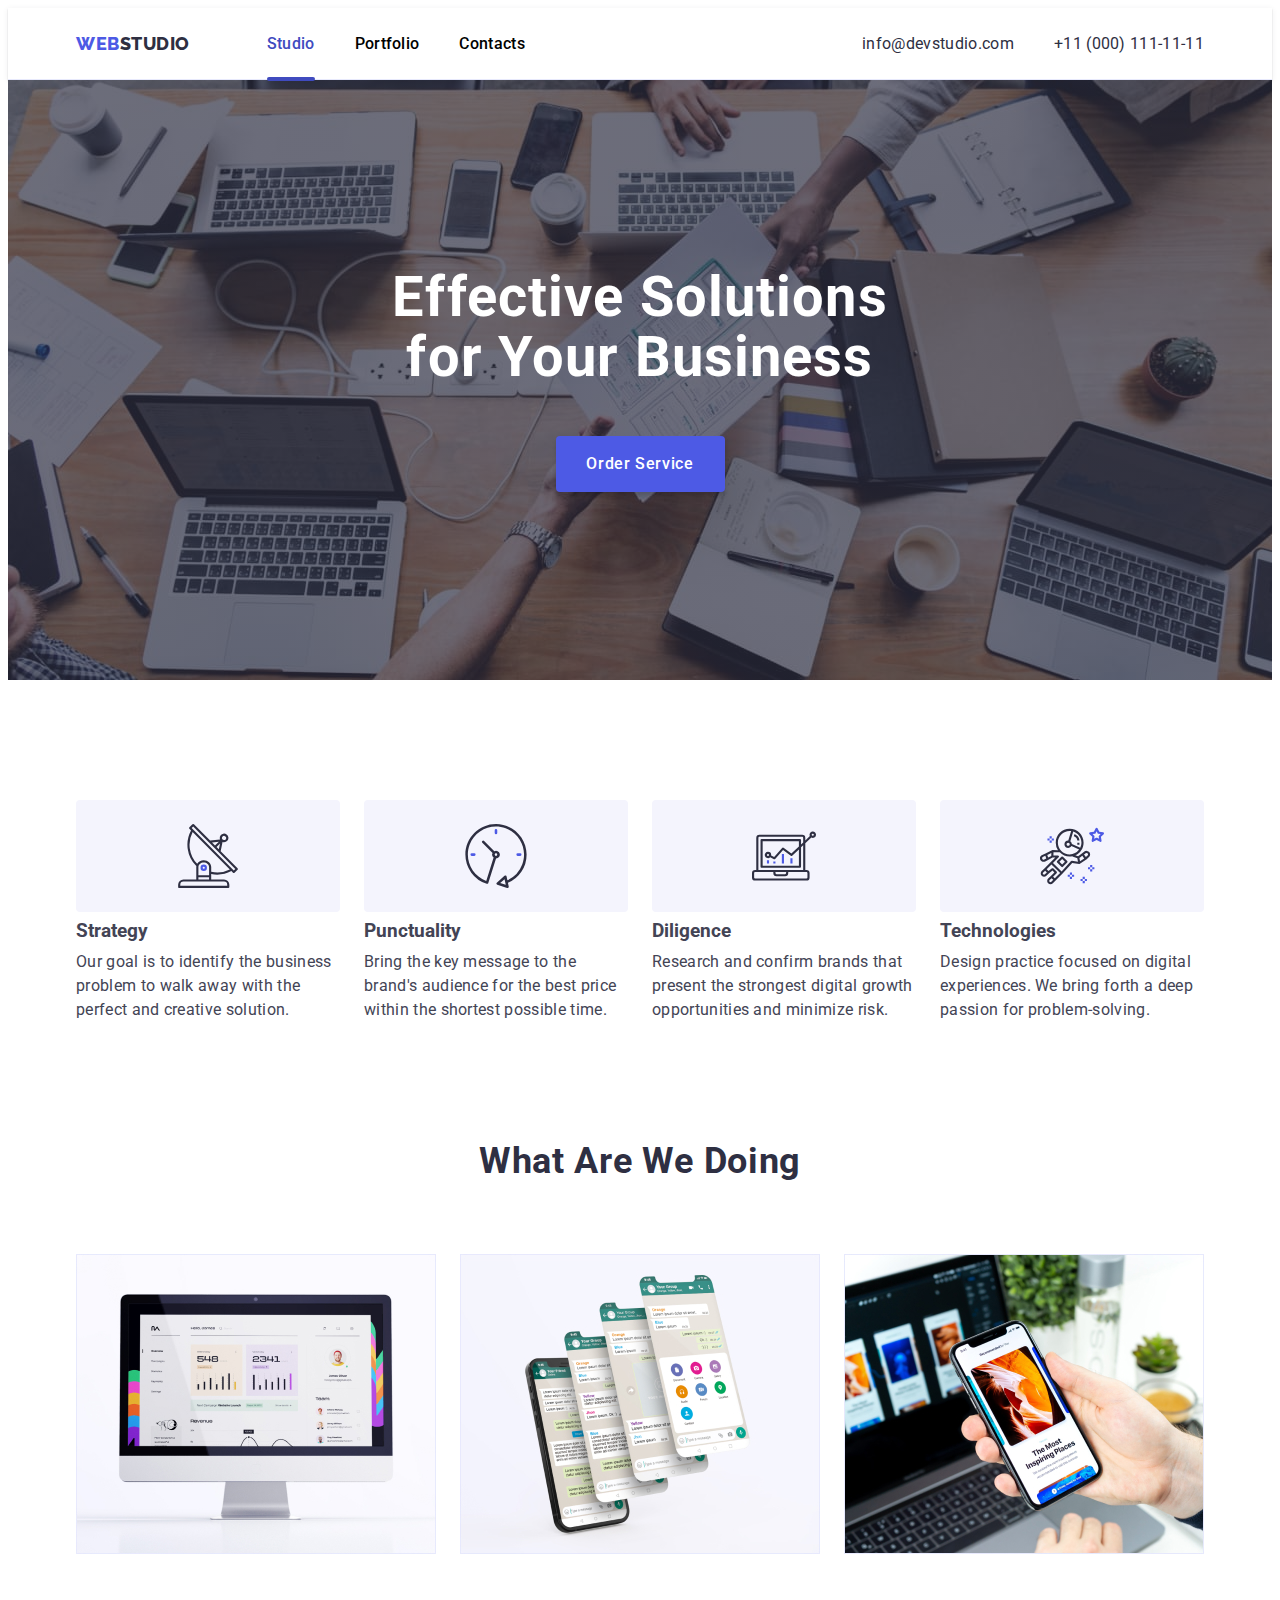
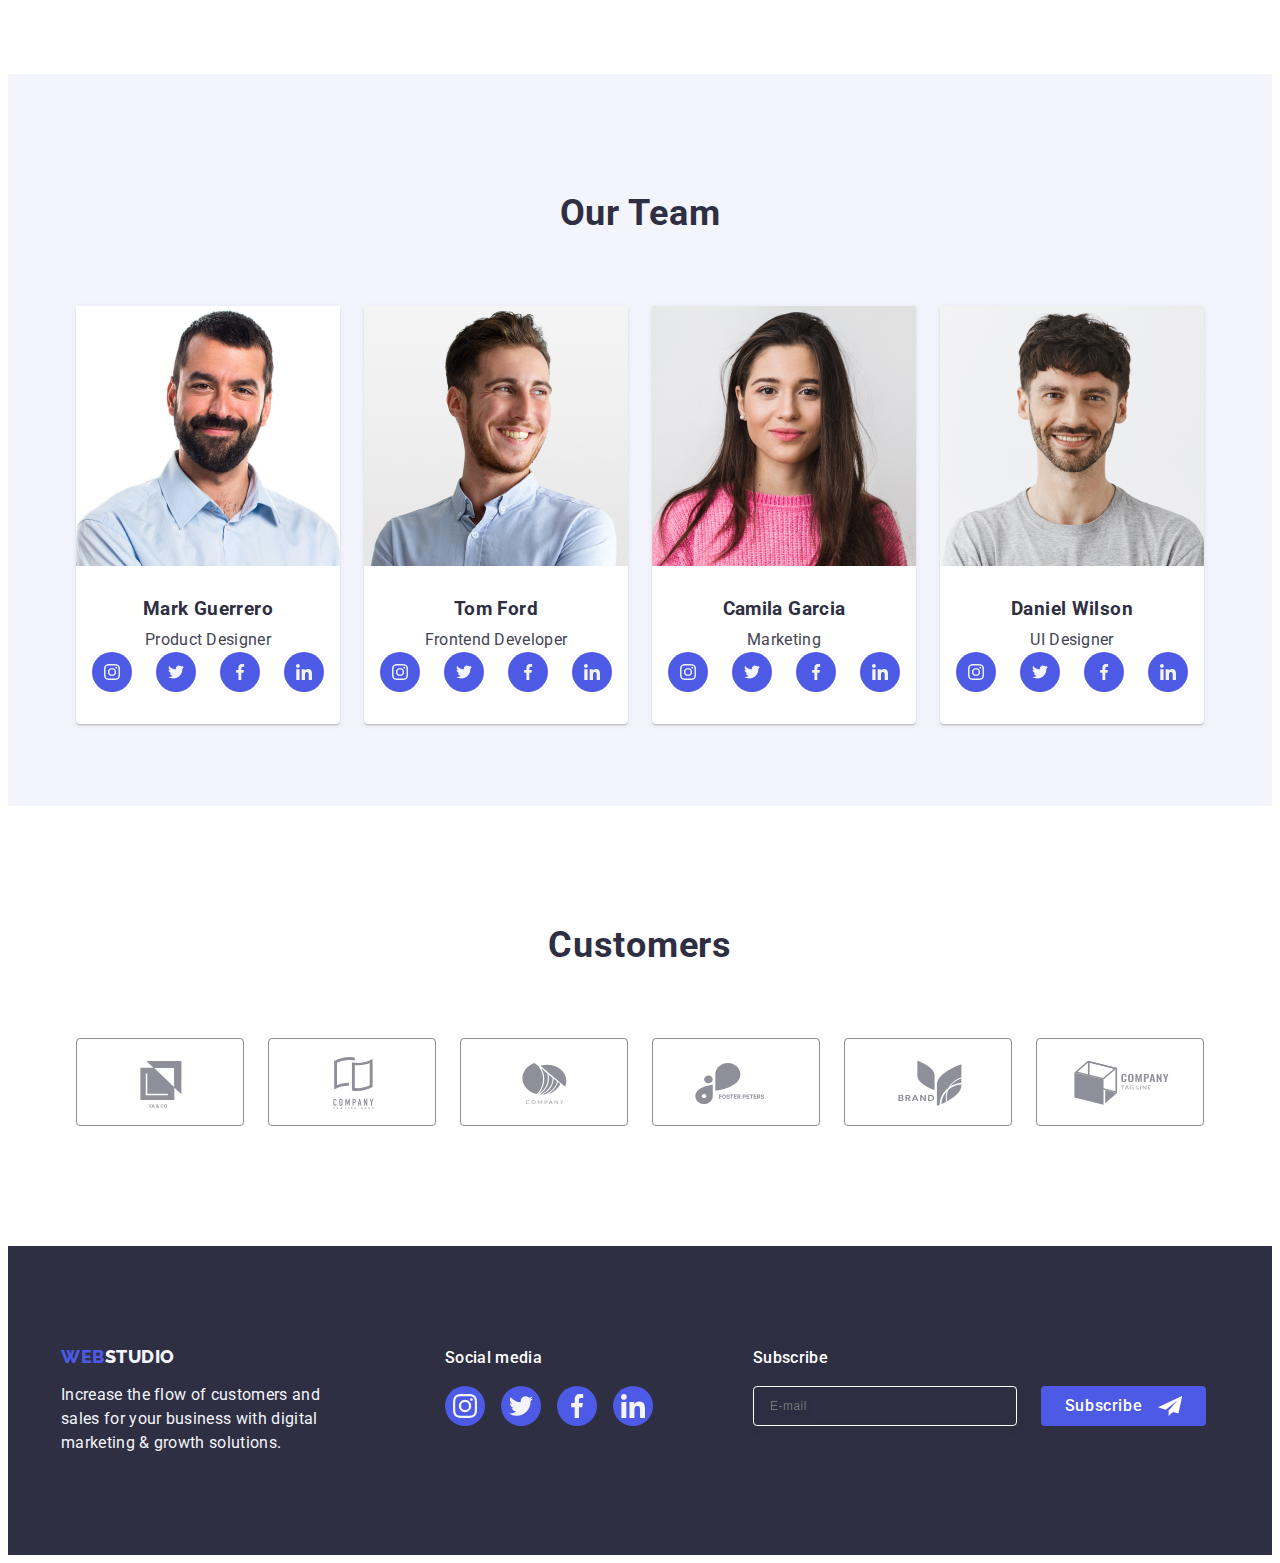
<file: index.html>
<!DOCTYPE html>
<html lang="en">

<head>
  <meta charset="UTF-8">
  <meta http-equiv="X-UA-Compatible" content="IE=edge">
  <meta name="viewport" content="width=device-width, initial-scale=1.0">
  <title>WebStudio</title>
  <link rel="preconnect" href="https://fonts.googleapis.com">
  <link rel="preconnect" href="https://fonts.gstatic.com" crossorigin>
  <link href="https://fonts.googleapis.com/css2?family=Raleway:wght@800&family=Roboto:wght@400;500;700;900&display=swap"
    rel="stylesheet">

  <link rel="stylesheet" href="https://cdnjs.cloudflare.com/ajax/libs/modern-normalize/2.0.0/modern-normalize.min.css"
    integrity="sha512-4xo8blKMVCiXpTaLzQSLSw3KFOVPWhm/TRtuPVc4WG6kUgjH6J03IBuG7JZPkcWMxJ5huwaBpOpnwYElP/m6wg=="
    crossorigin="anonymous" referrerpolicy="no-referrer">
  <link href="https://unpkg.com/aos@2.3.1/dist/aos.css" rel="stylesheet">
  <link rel="stylesheet" href="./css/styles.css">
</head>

<body>
  <header class="header">
    <div class="container-header container">
      <nav class="header-nav">
        <a href="./index.html" class="header-logo">Web<span class="header-logo-studio">Studio</span></a>


        <ul class="menu list">
          <li class="menu-studio"><a class="adress-link adress-link-active link" href="./index.html">Studio</a></li>
          <li class="menu-studio"><a class="adress-link link" href="./portfolio.html">Portfolio</a></li>
          <li class="menu-studio"><a class="adress-link link" href="">Contacts</a></li>
        </ul>
      </nav>

      <!-- contacts-->
      <address class="address mail-tel">
        <ul class="cart list">
          <li class="mail-tel">
            <a class="link mail" href="mailto:info@devstudio.com">info@devstudio.com</a>
          </li>
          <li class="mail-tel">
            <a class="link mail" href="tel:+110001111111">+11 (000) 111-11-11</a>
          </li>
        </ul>
      </address>
    </div>
  </header>

  <!-- section 1 -->
  <main>
    <section class="heroimage">
      <div class="centr container">
        <h1 class="caption"> Effective Solutions <br> for Your Business</h1>
        <button class="button" type="button" data-modal-open>Order Service</button>
      </div>
    </section>

    <!-- section 2 -->

    <section class="sectionblok">
      <div class="container">
        <h2 class="heading" hidden>Privilage</h2>
        <ul class="blok list">
          <li class="feature">
            <div class="featuretwo">
              <svg class="featureicon" width="64" height="64">
                <use href="./images/icons.svg#icon-antenna"></use>
              </svg>
            </div>
            <h3 class="featuretitle">Strategy</h3>
            <p class="item">
              Our goal is to identify the business problem to walk away with the
              perfect and creative solution.
            </p>
          </li>
          <li class="feature">
            <div class="featuretwo">
              <svg class="featureicon" width="64" height="64">
                <use href="./images/icons.svg#icon-clock"></use>
              </svg>
            </div>
            <h3 class="featuretitle">Punctuality</h3>
            <p class="item">
              Bring the key message to the brand's audience for the best price
              within the shortest possible time.
            </p>
          </li>
          <li class="feature">
            <div class="featuretwo">
              <svg class="featureicon" width="64" height="64">
                <use href="./images/icons.svg#icon-diagram"></use>
              </svg>
            </div>
            <h3 class="featuretitle">Diligence</h3>
            <p class="item">
              Research and confirm brands that present the strongest digital
              growth opportunities and minimize risk.
            </p>
          </li>
          <li class="feature">
            <div class="featuretwo">
              <svg class="featureicon" width="64" height="64">
                <use href="./images/icons.svg#icon-astronaut"></use>
              </svg>
            </div>
            <h3 class="featuretitle">Technologies</h3>
            <p class="item">
              Design practice focused on digital experiences. We bring forth a
              deep passion for problem-solving.
            </p>
          </li>
        </ul>
      </div>
    </section>

    <!-- section 3 -->
    <section class="sectionservice">
      <div class="container">
        <h2 class="headlinesection">What are we doing</h2>
        <ul class="service list">
          <li class="items-row-item">
            <img class="icon" src="./images/img.jpg" alt="komputer" width="360" height="300">
          </li>
          <li class="items-row-item">
            <img class="icon" src="./images/img1.jpg" alt="mesengts" width="360" height="300">
          </li>
          <li class="items-row-item">
            <img class="icon" src="./images/img2.jpg" alt="optimization" width="360" height="300">
          </li>
        </ul>
      </div>
    </section>
    <!-- section 4 -->

    <section class="sectionfour">
      <div class="container">
        <h2 class="headlinesections">Our Team</h2>
        <ul class="four list">
          <li class="picture"><img src="./images/photo.jpg" alt="team card" width="264">
            <div class="aside">
              <h3 class="title">Mark Guerrero</h3>
              <p class="itemourteam">Product Designer</p>
              <ul class="fourlist-list">
                <li class="fourlist-item">
                  <a href="" class="fourlist-link link" target="_blank" rel="noopener no-referrer">
                    <svg width="16" height="16" class="fourlist-icon">
                      <use href="./images/icons.svg#icon-instagram"></use>
                    </svg>
                  </a>
                </li>

                <li class="fourlist-item">
                  <a href="" class="fourlist-link link" target="_blank" rel="noopener no-referrer">
                    <svg width="16" height="16" class="fourlist-icon">
                      <use href="./images/icons.svg#icon-twitter"></use>
                    </svg>
                  </a>
                </li>

                <li class="fourlist-item">
                  <a href="" class="fourlist-link link" target="_blank" rel="noopener no-referrer">
                    <svg width="16" height="16" class="fourlist-icon">
                      <use href="./images/icons.svg#icon-facebook"></use>
                    </svg>
                  </a>
                </li>

                <li class="fourlist-item">
                  <a href="" class="fourlist-link link" target="_blank" rel="noopener no-referrer">
                    <svg width="16" height="16" class="fourlist-icon">
                      <use href="./images/icons.svg#icon-linkedin"></use>
                    </svg>
                  </a>
                </li>

              </ul>
            </div>
          </li>
          <li class="picture"><img src="./images/photo1.jpg" alt="team card" width="264">
            <div class="aside">
              <h3 class="title">Tom Ford</h3>
              <p class="itemourteam">Frontend Developer</p>
              <ul class="fourlist-list">
                <li class="fourlist-item">
                  <a href="" class="fourlist-link link" target="_blank" rel="noopener no-referrer">
                    <svg width="16" height="16" class="fourlist-icon">
                      <use href="./images/icons.svg#icon-instagram"></use>
                    </svg>
                  </a>
                </li>

                <li class="fourlist-item">
                  <a href="" class="fourlist-link link" target="_blank" rel="noopener no-referrer">
                    <svg width="16" height="16" class="fourlist-icon">
                      <use href="./images/icons.svg#icon-twitter"></use>
                    </svg>
                  </a>
                </li>

                <li class="fourlist-item">
                  <a href="" class="fourlist-link link" target="_blank" rel="noopener no-referrer">
                    <svg width="16" height="16" class="fourlist-icon">
                      <use href="./images/icons.svg#icon-facebook"></use>
                    </svg>
                  </a>
                </li>

                <li class="fourlist-item">
                  <a href="" class="fourlist-link link" target="_blank" rel="noopener no-referrer">
                    <svg width="16" height="16" class="fourlist-icon">
                      <use href="./images/icons.svg#icon-linkedin"></use>
                    </svg>
                  </a>
                </li>
              </ul>
            </div>
          </li>
          <li class="picture"><img src="./images/photo2.jpg" alt="team card" width="264">
            <div class="aside">
              <h3 class="title">Camila Garcia</h3>
              <p class="itemourteam">Marketing</p>
              <ul class="fourlist-list">
                <li class="fourlist-item">
                  <a href="" class="fourlist-link link" target="_blank" rel="noopener no-referrer">
                    <svg width="16" height="16" class="fourlist-icon">
                      <use href="./images/icons.svg#icon-instagram"></use>
                    </svg>
                  </a>
                </li>

                <li class="fourlist-item">
                  <a href="" class="fourlist-link link" target="_blank" rel="noopener no-referrer">
                    <svg width="16" height="16" class="fourlist-icon">
                      <use href="./images/icons.svg#icon-twitter"></use>
                    </svg>
                  </a>
                </li>

                <li class="fourlist-item">
                  <a href="" class="fourlist-link link" target="_blank" rel="noopener no-referrer">
                    <svg width="16" height="16" class="fourlist-icon">
                      <use href="./images/icons.svg#icon-facebook"></use>
                    </svg>
                  </a>
                </li>

                <li class="fourlist-item">
                  <a href="" class="fourlist-link link" target="_blank" rel="noopener no-referrer">
                    <svg width="16" height="16" class="fourlist-icon">
                      <use href="./images/icons.svg#icon-linkedin"></use>
                    </svg>
                  </a>
                </li>
              </ul>
            </div>
          </li>
          <li class="picture"><img src="./images/photo3.jpg" alt="team card" width="264">
            <div class="aside">
              <h3 class="title">Daniel Wilson</h3>
              <p class="itemourteam">UI Designer</p>
              <ul class="fourlist-list">
                <li class="fourlist-item">
                  <a href="" class="fourlist-link link" target="_blank" rel="noopener no-referrer">
                    <svg width="16" height="16" class="fourlist-icon">
                      <use href="./images/icons.svg#icon-instagram"></use>
                    </svg>
                  </a>
                </li>

                <li class="fourlist-item">
                  <a href="" class="fourlist-link link" target="_blank" rel="noopener no-referrer">
                    <svg width="16" height="16" class="fourlist-icon">
                      <use href="./images/icons.svg#icon-twitter"></use>
                    </svg>
                  </a>
                </li>

                <li class="fourlist-item">
                  <a href="" class="fourlist-link link" target="_blank" rel="noopener no-referrer">
                    <svg width="16" height="16" class="fourlist-icon">
                      <use href="./images/icons.svg#icon-facebook"></use>
                    </svg>
                  </a>
                </li>

                <li class="fourlist-item">
                  <a href="" class="fourlist-link link" target="_blank" rel="noopener no-referrer">
                    <svg width="16" height="16" class="fourlist-icon">
                      <use href="./images/icons.svg#icon-linkedin"></use>
                    </svg>
                  </a>
                </li>
              </ul>
            </div>
          </li>
        </ul>
      </div>
    </section>
    <!-- section 5 -->
    <section class="customers">
      <div class="container">
        <h2 class="client">Customers</h2>
        <ul class="sectionfive">
          <li class="fivelist-item">
            <a href="" class="fivelist-link">
              <svg width="104" height="56" class="fivelist-icon">
                <use href="./images/icons.svg#icon-Logo"></use>
              </svg>
            </a>
          </li>

          <li class="fivelist-item">
            <a href="" class="fivelist-link">
              <svg width="104" height="56" class="fivelist-icon">
                <use href="./images/icons.svg#icon-Logo-1"></use>
              </svg>
            </a>
          </li>

          <li class="fivelist-item">
            <a href="" class="fivelist-link">
              <svg width="104" height="56" class="fivelist-icon">
                <use href="./images/icons.svg#icon-Logo-2"></use>
              </svg>
            </a>
          </li>

          <li class="fivelist-item">
            <a href="" class="fivelist-link">
              <svg width="104" height="56" class="fivelist-icon">
                <use href="./images/icons.svg#icon-Logo-3"></use>
              </svg>
            </a>
          </li>

          <li class="fivelist-item">
            <a href="" class="fivelist-link">
              <svg width="104" height="56" class="fivelist-icon">
                <use href="./images/icons.svg#icon-Logo-4"></use>
              </svg>
            </a>
          </li>
          <li class="fivelist-item">
            <a href="" class="fivelist-link">
              <svg width="104" height="56" class="fivelist-icon">
                <use href="./images/icons.svg#icon-Logo-5"></use>
              </svg>
            </a>
          </li>

        </ul>

      </div>

    </section>

  </main>
  <!-- footer -->
  <footer class="box">
    <div class="footerbox">
      <div class="boxfooter">
        <a class="box-link" href="./index.html">Web<span class="box-logo-studio">Studio</span></a>
        <p class="boxdesc">Increase the flow of customers and sales for your business with digital marketing &
          growth
          solutions.</p>
      </div>
      <div class="footerboxlogo">
        <p class="footerboxdesc">Social media</p>
        <ul class="footerlist">
          <li class="footerrow">
            <a class="footerlink link" href="" target="_blank" rel="noopener no-referrer"><svg class="footersvg"
                width="24" height="24">
                <use href="./images/icons.svg#icon-instagram"></use>
              </svg>
            </a>
          </li>
          <li class="footerrow">
            <a class="footerlink link" href="" target="_blank" rel="noopener no-referrer"><svg class="footersvg"
                width="24" height="24">
                <use href="./images/icons.svg#icon-twitter"></use>
              </svg>
            </a>
          </li>
          <li class="footerrow">
            <a class="footerlink link" href="" target="_blank" rel="noopener no-referrer"><svg class="footersvg"
                width="24" height="24">
                <use href="./images/icons.svg#icon-facebook"></use>
              </svg>
            </a>
          </li>
          <li class="footerrow">
            <a class="footerlink link" href="" target="_blank" rel="noopener no-referrer"><svg class="footersvg"
                width="24" height="24">
                <use href="./images/icons.svg#icon-linkedin"></use>
              </svg>
            </a>
          </li>
        </ul>
      </div>
      <div class="footerform">
        <p class="subscription">Subscribe</p>
        <form class="formsubscription">
          <label class="labelsubscription">
            <input class="inputsubscription" name="subscription-user" type="email" placeholder="E-mail">
          </label>
          <button class="subscribe-btn" type="submit">Subscribe
            <svg width="24" height="24" class="subscribe-svg">
              <use href="./images/icons.svg#icon-icon-send-1"></use>
            </svg>
          </button>
        </form>
      </div>
    </div>
  </footer>
  <div class="backdrop is-hidden" data-modal>
    <div class="modal">
      <button type="button" class="modal-close" data-modal-close><svg class="crosssvg" width="8" height="8">
          <use href="./images/icons.svg#icon-close-black-18dp-2-1-1-1"></use>
        </svg></button>
      <p class="modaltitle">Leave your contacts and we will call you back</p>
      <form>
        <div class="modalform">
          <label class="modallabel" for="user-name">Name</label>
          <div class="inputicon">
            <input id="user-name" name="user-name" type="text" class="modalinput">
            <svg width="18" height="24" class="inputsvg">
              <use href="./images/icons.svg#icon-Frame"></use>
            </svg>
          </div>
        </div>
        <div class="modalform">
          <label class="modallabel" for="user-name">Phone</label>
          <div class="inputicon">
            <input id="user-Phone" name="user-Phone" type="text" class="modalinput">
            <svg width="18" height="24" class="inputsvg">
              <use href="./images/icons.svg#icon-phone-black-18dp"></use>
            </svg>
          </div>
        </div>
        <div class="modalform">
          <label class="modallabel" for="user-name">Email</label>
          <div class="inputicon">
            <input id="user-Email" name="user-Email" type="text" class="modalinput">
            <svg width="18" height="24" class="inputsvg">
              <use href="./images/icons.svg#icon-email-black-18dp"></use>
            </svg>
          </div>
        </div>
        <div class="modalformtwo">
          <label class="modallabel" for="user-comment">Comment</label>
          <textarea class="modalextarea" name="user-comment" id="user-comment" placeholder="Text input" cols="30"
            rows="10"></textarea>
        </div>
        <div class="modalformthree">
          <input id="user-privacy" type="checkbox" value="true" name="user-privacy"
            class="modalinputtwo visually-hidden" >
          <label for="user-privacy" class="modallabeltwo"><span class="hiddenspan"><svg width="10" height="8"
                class="hiddenspansvg">
                <use href="./images/icons.svg#icon-check-mark-1"></use>
              </svg></span> I accept the terms and conditions of the<a class="modalformlink" href=""> Privacy
              Policy</a></label>
        </div>
        <button class="modalformbtn" type="button">Send</button>
      </form>
    </div>
  </div>

  <script src="https://unpkg.com/aos@2.3.1/dist/aos.js"></script>
  <script>
    AOS.init();
  </script>
  <script src="./js/modal.js"></script>
</body>

</html>
</file>
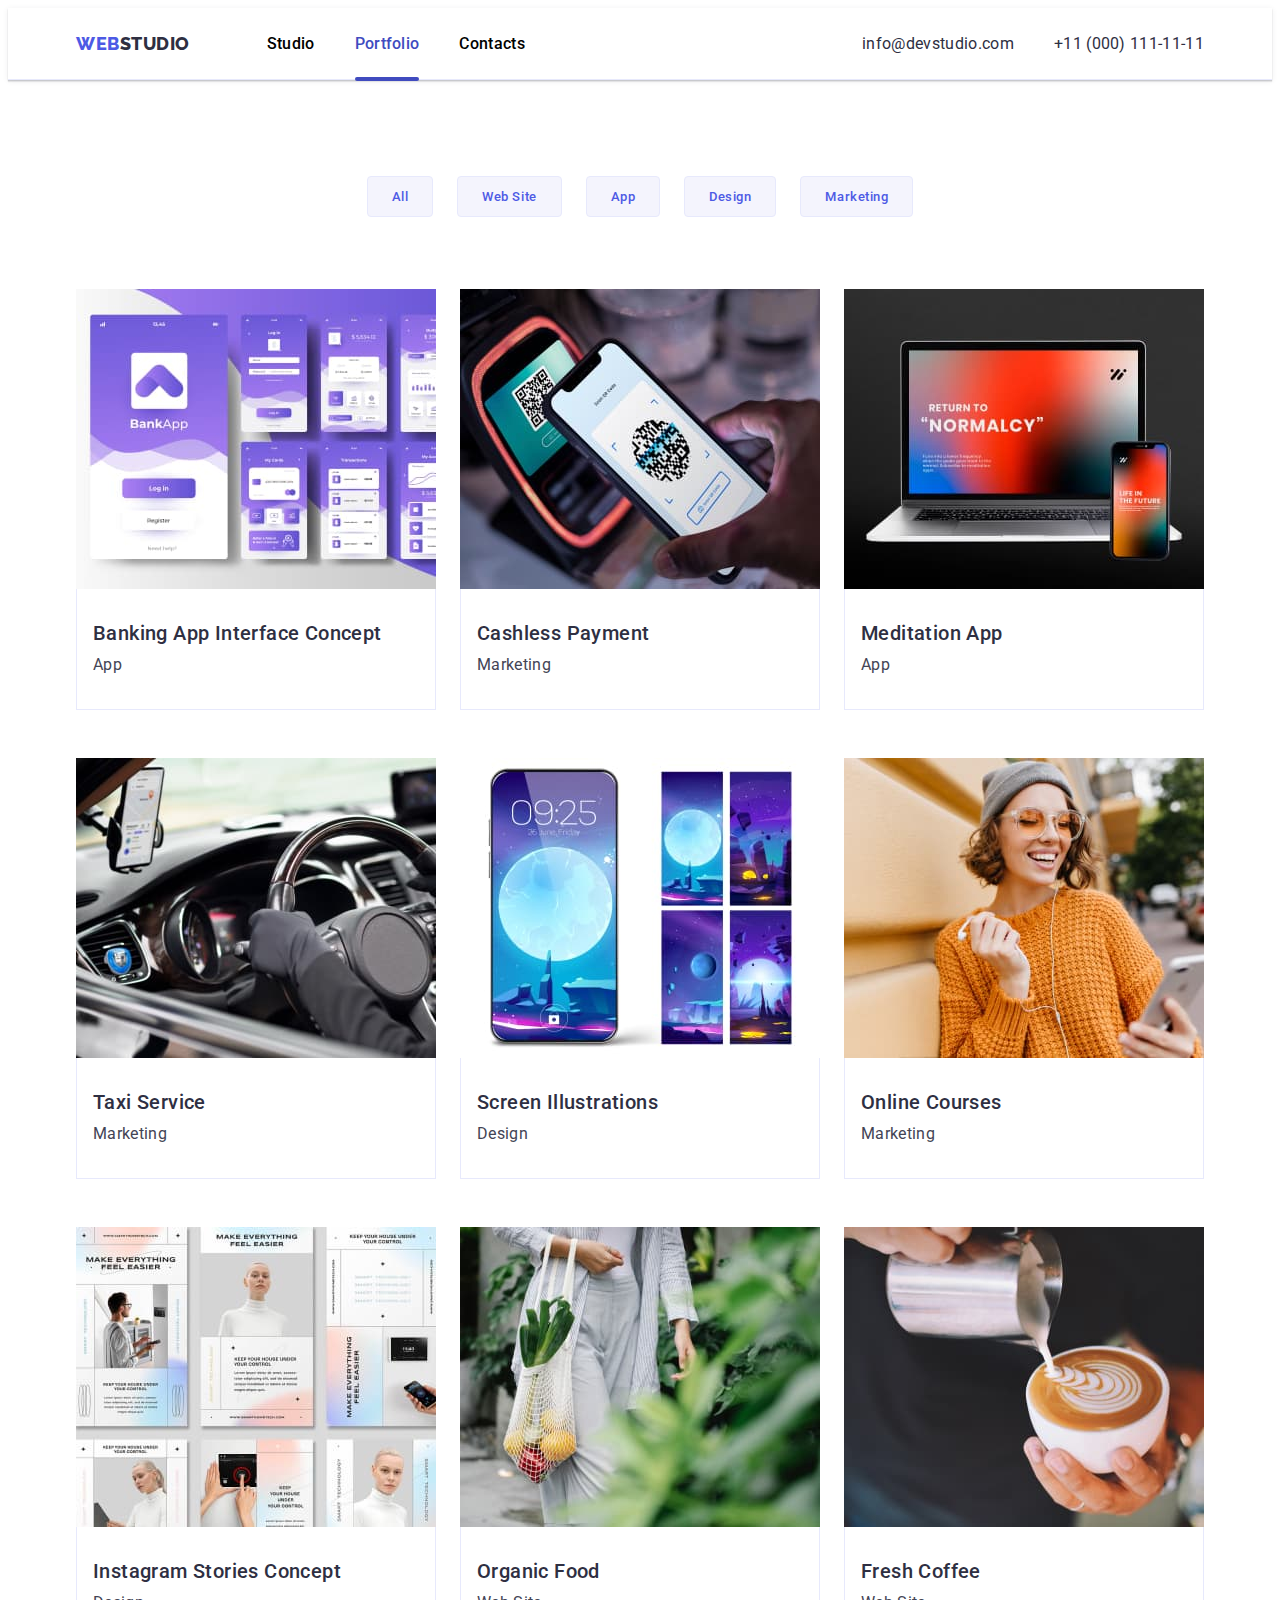
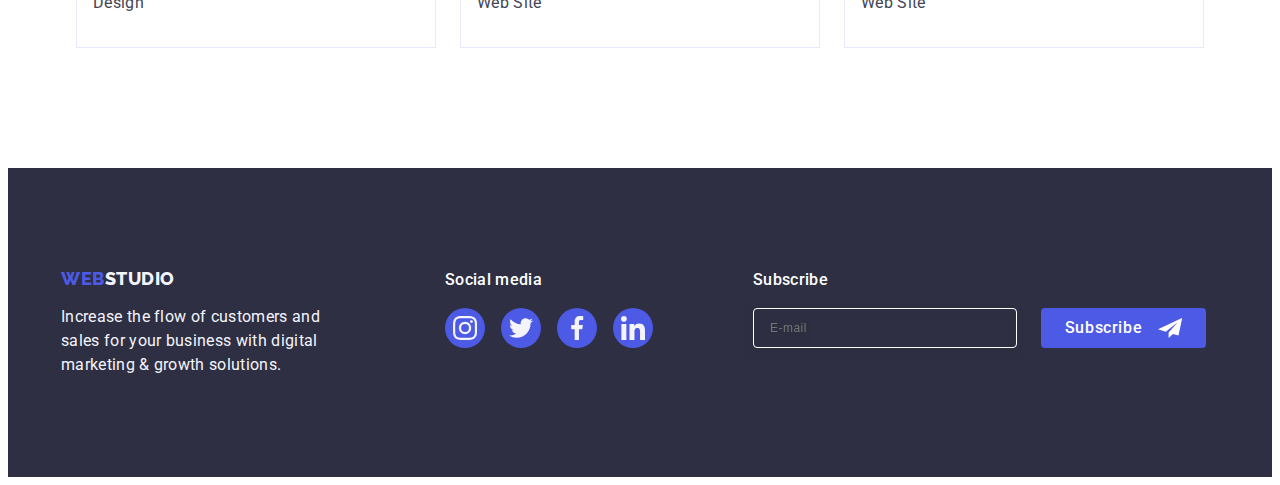
<file: portfolio.html>
<!DOCTYPE html>
<html lang="en">

<head>
    <meta charset="UTF-8">
    <meta http-equiv="X-UA-Compatible" content="IE=edge">
    <meta name="viewport" content="width=device-width, initial-scale=1.0">
    <title>Portfolio</title>
    <link rel="preconnect" href="https://fonts.googleapis.com">
    <link rel="preconnect" href="https://fonts.gstatic.com" crossorigin>
    <link rel="preconnect" href="https://fonts.googleapis.com">
    <link rel="preconnect" href="https://fonts.gstatic.com" crossorigin>
    <link
        href="https://fonts.googleapis.com/css2?family=Raleway:wght@800&family=Roboto:wght@400;500;700;900&display=swap"
        rel="stylesheet">

    <link rel="stylesheet" href="https://cdnjs.cloudflare.com/ajax/libs/modern-normalize/2.0.0/modern-normalize.min.css"
        integrity="sha512-4xo8blKMVCiXpTaLzQSLSw3KFOVPWhm/TRtuPVc4WG6kUgjH6J03IBuG7JZPkcWMxJ5huwaBpOpnwYElP/m6wg=="
        crossorigin="anonymous" referrerpolicy="no-referrer">
    <link href="https://unpkg.com/aos@2.3.1/dist/aos.css" rel="stylesheet">
    <link rel="stylesheet" href="./css/styles.css">
</head>

<body>

    
        <header class="header">
            <div class="container-header container">
                <nav class="header-nav">
                    <a href="./index.html" class="header-logo">Web<span class="header-logo-studio">Studio</span></a>


                    <ul class="menu list">
                        <li class="menu-studio"><a class="adress-link link" href="./index.html">Studio</a></li>
                        <li class="menu-studio"><a class="adress-link adress-link-active link" href="./portfolio.html">Portfolio</a></li>
                        <li class="menu-studio"><a class="adress-link link" href="">Contacts</a></li>
                    </ul>
                </nav>

                <!-- contacts-->
                <address class="address mail-tel">
                    <ul class="cart list">
                        <li class="mail-tel">
                            <a class="link mail" href="mailto:info@devstudio.com">info@devstudio.com</a>
                        </li>
                        <li class="mail-tel">
                            <a class="link mail" href="tel:+110001111111">+11 (000) 111-11-11</a>
                        </li>
                    </ul>
                </address>
            </div>
        </header>

        <!-- btn -->

        <main>
            <section class="sectionbtn">
                <div class="container">
                    <h1 class="heading" hidden>heidden text</h1>
                    <ul class="list filters">
                        <li><button type="button" class="filters-btn"><span class="filters-btn-text"></span>All</button>
                        </li>
                        <li><button type="button" class="filters-btn"><span class="filters-btn-text"></span>Web
                                Site</button></li>
                        <li><button type="button" class="filters-btn"><span class="filters-btn-text">App</span></button>
                        </li>
                        <li><button type="button" class="filters-btn"><span
                                    class="filters-btn-text">Design</span></button>
                        </li>
                        <li><button type="button" class="filters-btn"><span
                                    class="filters-btn-text">Marketing</span></button>
                        </li>

                    </ul>

                    <!-- row1 -->

                    <ul class="items-row list">
                        <li class="items-row-item">
                            <a class="items-row-link" href="">
                                <div class="imagesrow"><img src="./images/row1/img1.jpg" alt="Interface Concept"
                                        width="360">
                                    <p class="row-lead-text">14 Stylish and User-Friendly App Design Concepts · Task
                                        Manager
                                        App · Calorie Tracker App · Exotic Fruit Ecommerce App ·
                                        Cloud Storage App</p>
                                </div>
                                <div class="containerrow">
                                    <h2 class="items-row-caption">Banking App Interface Concept</h2>
                                    <p class="items-row-lead">App</p>
                                </div>
                            </a>
                        </li>
                        <li class="items-row-item">
                            <a class="items-row-link" href="">
                                <div class="imagesrow">
                                    <img src="./images/row1/img2.jpg" alt="Cashless Payment" width="360">
                                    <p class="row-lead-text">14 Stylish and User-Friendly App Design Concepts · Task
                                        Manager
                                        App · Calorie Tracker App · Exotic Fruit Ecommerce App ·
                                        Cloud Storage App</p>
                                </div>
                                <div class="containerrow">
                                    <h2 class="items-row-caption">Cashless Payment</h2>
                                    <p class="items-row-lead">Marketing</p>
                                </div>
                            </a>
                        </li>
                        <li class="items-row-item">
                            <a class="items-row-link" href="">
                                <div class="imagesrow">
                                    <img src="./images/row1/img3.jpg" alt="Meditation App" width="360">
                                    <p class="row-lead-text">14 Stylish and User-Friendly App Design Concepts · Task
                                        Manager
                                        App · Calorie Tracker App · Exotic Fruit Ecommerce App ·
                                        Cloud Storage App</p>
                                </div>
                                <div class="containerrow">
                                    <h2 class="items-row-caption">Meditation App</h2>
                                    <p class="items-row-lead">App</p>
                                </div>
                            </a>
                        </li>
                        <li class="items-row-item">
                            <a class="items-row-link" href="">
                                <div class="imagesrow">
                                    <img src="./images/row2/img4.jpg" alt="Taxi Service" width="360">
                                    <p class="row-lead-text">14 Stylish and User-Friendly App Design Concepts · Task
                                        Manager
                                        App · Calorie Tracker App · Exotic Fruit Ecommerce App ·
                                        Cloud Storage App</p>
                                </div>
                                <div class="containerrow">
                                    <h2 class="items-row-caption">Taxi Service</h2>
                                    <p class="items-row-lead">Marketing</p>
                                </div>
                            </a>
                        </li>
                        <li class="items-row-item">
                            <a class="items-row-link" href="">
                                <div class="imagesrow">
                                    <img src="./images/row2/img5.jpg" alt="Screen Illustrations" width="360">
                                    <p class="row-lead-text">14 Stylish and User-Friendly App Design Concepts · Task
                                        Manager
                                        App · Calorie Tracker App · Exotic Fruit Ecommerce App ·
                                        Cloud Storage App</p>
                                </div>
                                <div class="containerrow">
                                    <h2 class="items-row-caption">Screen Illustrations</h2>
                                    <p class="items-row-lead">Design</p>
                                </div>
                            </a>
                        </li>
                        <li class="items-row-item">
                            <a class="items-row-link" href="">
                                <div class="imagesrow">
                                    <img src="./images/row2/img6.jpg" alt="Online Courses" width="360">
                                    <p class="row-lead-text">14 Stylish and User-Friendly App Design Concepts · Task
                                        Manager
                                        App · Calorie Tracker App · Exotic Fruit Ecommerce App ·
                                        Cloud Storage App</p>
                                </div>
                                <div class="containerrow">
                                    <h2 class="items-row-caption">Online Courses</h2>
                                    <p class="items-row-lead">Marketing</p>
                                </div>
                            </a>
                        </li>
                        <li class="items-row-item">
                            <a class="items-row-link" href="">
                                <div class="imagesrow">
                                    <img src="./images/row3/img7.jpg" alt="Concept" width="360">
                                    <p class="row-lead-text">14 Stylish and User-Friendly App Design Concepts · Task
                                        Manager
                                        App · Calorie Tracker App · Exotic Fruit Ecommerce App ·
                                        Cloud Storage App</p>
                                </div>
                                <div class="containerrow">
                                    <h2 class="items-row-caption">Instagram Stories Concept</h2>
                                    <p class="items-row-lead">Design</p>
                                </div>
                            </a>
                        </li>
                        <li class="items-row-item">
                            <a class="items-row-link" href="">
                                <div class="imagesrow">
                                    <img src="./images/row3/img8.jpg" alt="Organic Food" width="360">
                                    <p class="row-lead-text">14 Stylish and User-Friendly App Design Concepts · Task
                                        Manager
                                        App · Calorie Tracker App · Exotic Fruit Ecommerce App ·
                                        Cloud Storage App</p>
                                </div>
                                <div class="containerrow">
                                    <h2 class="items-row-caption">Organic Food</h2>
                                    <p class="items-row-lead">Web Site</p>
                                </div>
                            </a>
                        </li>
                        <li class="items-row-item">
                            <a class="items-row-link" href="">
                                <div class="imagesrow">
                                    <img src="./images/row3/img9.jpg" alt="Fresh Coffee" width="360">
                                    <p class="row-lead-text">14 Stylish and User-Friendly App Design Concepts · Task
                                        Manager
                                        App · Calorie Tracker App · Exotic Fruit Ecommerce App ·
                                        Cloud Storage App</p>
                                </div>
                                <div class="containerrow">
                                    <h2 class="items-row-caption">Fresh Coffee</h2>
                                    <p class="items-row-lead">Web Site</p>
                                </div>
                            </a>
                        </li>
                    </ul>
                </div>
            </section>
        </main>
        <!-- footer -->

        <footer class="box">
            <div class="footerbox">
                <div class="boxfooter">
                    <a class="box-link" href="./index.html">Web<span class="box-logo-studio">Studio</span></a>
                    <p class="boxdesc">Increase the flow of customers and sales for your business with digital marketing
                        &
                        growth
                        solutions.</p>
                </div>
                <div class="footerboxlogo">
                    <p class="footerboxdesc">Social media</p>
                    <ul class="footerlist">
                        <li class="footerrow">
                            <a class="footerlink link" href="" target="_blank" rel="noopener no-referrer"><svg
                                    class="footersvg" width="24" height="24">
                                    <use href="./images/icons.svg#icon-instagram"></use>
                                </svg>
                            </a>
                        </li>
                        <li class="footerrow">
                            <a class="footerlink link" href="" target="_blank" rel="noopener no-referrer"><svg
                                    class="footersvg" width="24" height="24">
                                    <use href="./images/icons.svg#icon-twitter"></use>
                                </svg>
                            </a>
                        </li>
                        <li class="footerrow">
                            <a class="footerlink link" href="" target="_blank" rel="noopener no-referrer"><svg
                                    class="footersvg" width="24" height="24">
                                    <use href="./images/icons.svg#icon-facebook"></use>
                                </svg>
                            </a>
                        </li>
                        <li class="footerrow">
                            <a class="footerlink link" href="" target="_blank" rel="noopener no-referrer"><svg
                                    class="footersvg" width="24" height="24">
                                    <use href="./images/icons.svg#icon-linkedin"></use>
                                </svg>
                            </a>
                        </li>

                    </ul>
                </div>
                <div class="footerform">
                    <p class="subscription">Subscribe</p>
                    <form class="formsubscription">
                        <label class="labelsubscription">
                            <input class="inputsubscription" name="subscription-user" type="email" placeholder="E-mail">
                        </label>
                        <button class="subscribe-btn" type="submit">Subscribe
                            <svg width="24" height="24" class="subscribe-svg">
                                <use href="./images/icons.svg#icon-icon-send-1"></use>
                            </svg>
                        </button>
                    </form>
                </div>
            </div>
        </footer>
    

</body>

</html>
</file>
<file: css/styles.css>
*,
*::before,
*::after {
  box-sizing: border-box;
}
:root {
  --second-pege-background: #2e2f42;
  --first-text-color: #2e2f42;
  --second-text-color: #434455;
  --third-text-color: #4d5ae5;
  --filters-background-color: #f4f4fd;
  --first-icon-color: #8e8f99;
  --color-footer-text: #ffffff;
  --second-icon-color: #f4f4fd;
  --hiddenspan-background-color: #404bbf;
}

body {
  font-family: "Roboto", sans-serif;
  background: #ffffff;
  color: #434455;
}
p,
h1,
h2,
h3,
h4,
h5,
h6,
ul,
a,
img {
  margin: 0;
  padding: 0;
  list-style: none;
  text-decoration: none;
  display: block;
}

/* =======Main Page======== */

/* section 1 */

.heroimage {
  background-image: linear-gradient(
      rgba(46, 47, 66, 0.7),
      rgba(46, 47, 66, 0.7)
    ),
    url(../images/people-office.jpg);
  max-width: 1440px;
  padding: 188px 0;
  height: 600px;
  margin: auto;
  background-repeat: no-repeat;
  background-position: center;
  background-size: cover;
}

.caption {
  margin: auto;
  font-size: 56px;
  line-height: 1.07;
  text-align: center;
  letter-spacing: 0.02em;
  color: #ffffff;
  max-width: 496px;
}

.button {
  background: #4d5ae5;
  box-shadow: 0px 4px 4px rgba(0, 0, 0, 0.15);
  border-radius: 4px;
  font-family: "Roboto", sans-serif;
  font-style: normal;
  font-weight: 500;
  font-size: 16px;
  line-height: 1.5;
  min-width: 169px;
  height: 56px;
  border: none;
  cursor: pointer;
  letter-spacing: 0.04em;
  color: #ffffff;
  margin: auto;
  display: block;
  margin-top: 48px;
  transition: background-color 250ms cubic-bezier(0.4, 0, 0.2, 1);
}

.centr {
  text-align: center;
}

.button:hover,
.button:focus {
  background-color: #404bbf;
  cursor: pointer;
}

/* section 2 */
.sectionblok {
  padding: 120px 0;
}
.heading {
  position: absolute;
  width: 1px;
  height: 1px;
  margin: -1px;
  border: 0;
  padding: 0;
  white-space: nowrap;
  clip-path: inset(100%);
  clip: rect(0 0 0 0);
  overflow: hidden;
}
.blok {
  display: flex;
  gap: 24px;
}

.feature {
  width: calc((100% - 72px) / 4);
  display: flex;
  flex-direction: column;
  align-items: flex-start;
  padding: 0px;
}
.featuretwo {
  display: flex;
  align-items: center;
  justify-content: center;
  height: 112px;
  background-color: #f4f4fd;
  border-radius: 4px;
  margin-bottom: 8px;
  width: 264px;
  height: 112px;
}

.featuretitle {
  margin-bottom: 8px;
}
.item {
  line-height: 1.5;
  letter-spacing: 0.02em;
  color: var(--second-text-color);
}

/* section 3 */
.sectionservice {
  padding-bottom: 120px;
}

.headlinesection {
  margin-bottom: 72px;
  font-size: 36px;
  line-height: 1.11;
  text-align: center;
  letter-spacing: 0.02em;
  text-transform: capitalize;
  color: var(--first-text-color);
}

.service {
  display: flex;
  flex-wrap: wrap;
  gap: 24px;
}

.icon {
  padding: 0px;
  flex-direction: column;
  align-items: flex-start;
}

/* section 4 */

.sectionfour {
  padding: 120px 0;
  background-color: #f4f4fd;
  height: 732px;
}

.headlinesections {
  margin-bottom: 72px;
  font-size: 36px;
  line-height: 1.11;
  text-align: center;
  letter-spacing: 0.02em;
  text-transform: capitalize;
  color: var(--first-text-color);
}
.four {
  display: flex;
  gap: 24px;
}

.picture {
  display: inline-block;
  background: #ffffff;
  box-shadow: 0px 1px 6px rgba(46, 47, 66, 0.08),
    0px 1px 1px rgba(46, 47, 66, 0.16), 0px 2px 1px rgba(46, 47, 66, 0.08);
  border-radius: 0px 0px 4px 4px;
}
.aside {
  padding: 32px 16px;
}

.title {
  margin-bottom: 8px;
  line-height: 1.2;
  letter-spacing: 0.02em;
  text-align: center;
  color: var(--first-text-color);
}

.itemourteam {
  line-height: 1.5;
  text-align: center;
  letter-spacing: 0.02em;
  color: var(--second-text-color);
}
.fourlist-list {
  display: flex;
  justify-content: center;
  gap: 24px;
}
.fourlist-item {
  width: 40px;
  height: 40px;
}
.fourlist-icon {
  fill: var(--second-icon-color);
}
.fourlist-link {
  width: 100%;
  height: 100%;
  background-color: #4d5ae5;
  border-radius: 50%;
  display: flex;
  align-items: center;
  justify-content: center;
  transition: background-color 250ms cubic-bezier(0.4, 0, 0.2, 1);
}
.fourlist-link:hover,
.fourlist-link:focus {
  background-color: #404bbf;
}
/* section 5 */
.customers {
  padding-top: 120px;
  padding-bottom: 120px;
}
.client {
  font-size: 36px;
  line-height: 1.11;
  color: var(--first-text-color);
  margin-bottom: 72px;
  text-align: center;
  letter-spacing: 0.02em;
  text-transform: capitalize;
}
.sectionfive {
  display: flex;
  flex-direction: row;
  align-items: flex-start;
  padding: 0px;
  gap: 24px;
}
.fivelist-item {
  width: calc((100% - 120px) / 6);
  height: 88px;
}
.fivelist-link {
  width: 100%;
  height: 100%;
  border: 1px solid #8e8f99;
  border-radius: 4px;
  display: flex;
  align-items: center;
  justify-content: center;
  color: var(--first-icon-color);
  transition: border-color 250ms cubic-bezier(0.4, 0, 0.2, 1),
    color 250ms cubic-bezier(0.4, 0, 0.2, 1);
}

.fivelist-link:hover,
.fivelist-link:focus {
  border-color: #404bbf;
  color: #404bbf;
}

.fivelist-icon {
  fill: currentColor;
}

/* footer */
.box {
  display: flex;
  padding: 100px 0;
  background: var(--second-pege-background);
  text-align: left;
}
.footerbox {
  display: flex;
  align-items: baseline;
  width: 1158px;
  margin: 0 auto;
}
.boxfooter {
  margin-right: 120px;
}

.box-link {
  display: inline-block;
  font-family: "Raleway", sans-serif;
  font-style: normal;
  font-weight: 800;
  font-size: 18px;
  line-height: 1.17;
  letter-spacing: 0.03em;
  text-transform: uppercase;
  color: var(--third-text-color);
  text-decoration: none;
  margin-bottom: 16px;
}

.box-logo-studio {
  line-height: 1.17;
  letter-spacing: 0.03em;
  text-transform: uppercase;
  color: #f4f4fd;
}

.boxdesc {
  line-height: 1.5;
  letter-spacing: 0.02em;
  color: #f4f4fd;
  max-width: 264px;
}
.footerboxdesc {
  font-weight: 500;
  font-size: 16px;
  line-height: 1.5;
  letter-spacing: 0.02em;
  color: var(--color-footer-text);
  margin-bottom: 16px;
}
.footerlist {
  display: flex;
  gap: 16px;
}
.footerrow {
  width: 40px;
  height: 40px;
}
.footerlink {
  width: 100%;
  height: 100%;
  background-color: var(--third-text-color);
  border-radius: 50%;
  display: flex;
  align-items: center;
  justify-content: center;
  transition: background-color 250ms cubic-bezier(0.4, 0, 0.2, 1);
}
.footerlink:hover,
.footerlink:focus {
  background-color: #31d0aa;
}
.footersvg {
  fill: var(--second-icon-color);
}
.footerform {
  margin-left: 100px;
}
.subscription {
  margin-bottom: 16px;
  font-weight: 500;
  font-size: 16px; 
  line-height: 1.5;
   letter-spacing: 0.02em;
  color: #ffffff;
}
.formsubscription {
  display: flex;
  gap: 24px ;
}

.inputsubscription {
  width: 264px; 
  height: 40px;
  border: 1px solid #ffffff;
  background-color: transparent;
  font-size: 12px;
  line-height: 1.5;
   letter-spacing: 0.04em;
   padding-left: 16px;
   filter: drop-shadow(0px 4px 4px rgba(0, 0, 0, 0.15));
   border-radius: 4px;
   color: #ffffff;
}
.subscribe-btn {
  min-width: 165px;
  height: 40px;
  display: flex;
   justify-content: center;
    align-items: center;
     font-family: "Roboto", sans-serif ;
     font-size: 16px;
      font-weight: 500;
      line-height: 1.5;
      letter-spacing: 0.04em;
      color: #ffffff ;
      cursor: pointer;
      background-color: #4D5AE5;
      border: none;
      border-radius: 4px;
}
.subscribe-btn:hover,
.subscribe-btn:focus {
   background-color: #404bbf;
  cursor: pointer;
}
 
.subscribe-svg {
  margin-left: 16px;
}

/* ======================Portfolio======================== */

.header {
  height: 72px;
  background: #ffffff;
  border-bottom: 1px solid #e7e9fc;
  box-shadow: 0px 2px 1px rgba(46, 47, 66, 0.08),
    0px 1px 1px rgba(46, 47, 66, 0.16), 0px 1px 6px rgba(46, 47, 66, 0.08);
}

.container-header {
  height: 72px;
  display: flex;
  justify-content: space-around;
}

.container {
  width: 1158px;
  margin: 0 auto;
  padding: 0 15px;
}

.header-nav {
  display: flex;
  flex-direction: row;
  align-items: center;
  padding: 0px;
}

.header-logo {
  font-family: "Raleway", sans-serif;
  font-style: normal;
  font-weight: 800;
  font-size: 18px;
  line-height: 1.17;
  letter-spacing: 0.03em;
  text-transform: uppercase;
  color: var(--third-text-color);
  display: flex;
  flex-direction: row;
  align-items: center;
  text-decoration: none;
  margin-right: 76px;
}

.header-logo-webstudio {
  color: var(--first-text-color);
}

.header-logo-studio {
  width: 71px;
  height: 21px;
  font-family: "Raleway";
  font-style: normal;
  font-weight: 800;
  font-size: 18px;
  line-height: 21px;
  display: flex;
  align-items: center;
  letter-spacing: 0.03em;
  text-transform: uppercase;
  color: var(--first-text-color);
  flex: none;
  order: 1;
  flex-grow: 0;
}
.link {
  color: var(--first-text-color);
}

.menu {
  display: flex;
  gap: 40px;
}

.adress-link {
  font-family: "Roboto";
  font-style: normal;
  font-weight: 500;
  font-size: 16px;
  line-height: 24px;
  letter-spacing: 0.02em;
  padding: 24px 0;
  position: relative;
  color: #404bbf;
  color: #000000;
  transition: color 250ms cubic-bezier(0.4, 0, 0.2, 1);
}
.adress-link-active::after {
  content: "";
  position: absolute;
  width: 100%;
  height: 4px;
  left: 0;
  bottom: -1px;
  border-radius: 2px;
  background-color: #404bbf;
  transition: 250ms cubic-bezier(0.4, 0, 0.2, 1);
}

.adress-link-active {
  color: #404bbf;
}

.menu,
.link:hover,
.mail:hover,
.menu,
.mail:focus,
.address {
  font-style: normal;
  color: #404bbf;
}

/*contacts */

.address {
  font-style: normal;
  margin-left: auto;
}
.cart {
  display: flex;
  justify-content: space-around;
  gap: 40px;
  align-items: center;
}

.mail-tel {
  display: flex;
  justify-content: flex-end;
  line-height: 1.5;
  letter-spacing: 0.02em;
}
.mail {
  transition: color 250ms cubic-bezier(0.4, 0, 0.2, 1);
}

/* btn */

.sectionbtn {
  padding: 96px 0 120px;
}

.filters {
  display: flex;
  justify-content: center;
  margin-bottom: 72px;
  gap: 24px;
}

.filters-btn:hover,
.filters-btn:focus {
  color: #ffffff;
  background-color: #404bbf;
  border: 1px solid transparent;
  box-shadow: 0px 3px 1px rgba(0, 0, 0, 0.1), 0px 2px 1px rgba(0, 0, 0, 0.08),
    0px 2px 2px rgba(0, 0, 0, 0.12);
}

.filters-btn {
  padding: 12px 24px;
  background: #f4f4fd;
  border: 1px solid #e7e9fc;
  border-radius: 4px;
  font-family: "Roboto", sans-serif;
  font-style: normal;
  font-weight: 500;
  letter-spacing: 0.04em;
  color: #4d5ae5;
  transition: color 250ms cubic-bezier(0.4, 0, 0.2, 1),
    background-color 250ms cubic-bezier(0.4, 0, 0.2, 1),
    border-color 250ms cubic-bezier(0.4, 0, 0.2, 1),
    box-shadow 250ms cubic-bezier(0.4, 0, 0.2, 1);
}

/* row1 */

.items-row {
  display: flex;
  flex-wrap: wrap;
  gap: 48px 24px;
}
.imagesrow {
  position: relative;
  overflow: hidden;
}
.row-lead-text {
  position: absolute;
  top: 0;
  font-family: "Roboto";
  font-style: normal;
  font-weight: 400;
  font-size: 16px;
  line-height: 1.5;
  letter-spacing: 0.02em;
  color: #f4f4fd;
  padding: 40px 32px;
  background-color: var(--third-text-color);
  height: 100%;
  transform: translateY(100%);
  transition: transform 250ms cubic-bezier(0.4, 0, 0.2, 1);
}
.containerrow {
  padding: 32px 16px;
  border: 1px solid #e7e9fc;
  border-top: none;
}
.items-row-link {
  display: block;
  transition: box-shadow 250ms cubic-bezier(0.4, 0, 0.2, 1);
}
.items-row-link:hover,
.items-row-link:focus {
  box-shadow: 0px 1px 6px rgba(46, 47, 66, 0.08),
    0px 1px 1px rgba(46, 47, 66, 0.16), 0px 2px 1px rgba(46, 47, 66, 0.08);
}
.items-row-item {
  width: calc((100% - 48px) / 3);
}
.items-row-link:hover .row-lead-text,
.items-row-link:focus .row-lead-text {
  transform: translateY(0%);
  transition: transform 250ms cubic-bezier(0.4, 0, 0.2, 1);
}

.items-row-caption {
  font-weight: 500;
  font-size: 20px;
  line-height: 1.2;
  letter-spacing: 0.02em;
  margin-bottom: 8px;
  color: #2e2f42;
}
.items-row-lead {
  line-height: 1.5;
  letter-spacing: 0.02em;
  color: var(--second-text-color);
}
.backdrop {
  position: fixed;
  top: 0;
  left: 0;
  width: 100%;
  height: 100%;
  background-color: rgba(46, 47, 66, 0.4);
  transition: opacity 250ms cubic-bezier(0.4, 0, 0.2, 1),
    visibility 250ms cubic-bezier(0.4, 0, 0.2, 1);
}
.backdrop.is-hidden {
  opacity: 0;
  visibility: hidden;
  pointer-events: none;
}
.modal {
  position: absolute;
  top: 50%;
  left: 50%;
  transform: translate(-50%, -50%) scale(1);
  width: 408px;
  min-height: 584px;
  background: #fcfcfc;
  box-shadow: 0px 1px 1px rgba(0, 0, 0, 0.14), 0px 1px 3px rgba(0, 0, 0, 0.12),
    0px 2px 1px rgba(0, 0, 0, 0.2);
  border-radius: 4px;
  transition: transform 250ms cubic-bezier(0.4, 0, 0.2, 1);
  padding: 72px 24px 24px 24px;
}
.modal-close {
  position: absolute;
  top: 24px;
  right: 24px;
  width: 24px;
  height: 24px;
  border-radius: 50%;
  display: flex;
  align-items: center;
  justify-content: center;
  background-color: #e7e9fc;
  border: 1px solid rgba(0, 0, 0, 0.1);
  padding: 0;
  cursor: pointer;
  transition: background-color 250ms cubic-bezier(0.4, 0, 0.2, 1),
    border 250ms cubic-bezier(0.4, 0, 0.2, 1);
}
.modal-close:hover,
.modal-close:focus {
  background-color: #404bbf;
  border: none;
  /* transition: background-color border 250ms cubic-bezier(0.4, 0, 0.2, 1); */
}
.modal-close:hover,
.modal-close:focus {
  fill: #ffffff;
}
.crosssvg {
  transition: fill 250ms cubic-bezier(0.4, 0, 0.2, 1);
}

.modal-close:hover.crosssvg,
.modal-close:focus.crosssvg {
  fill: #ffffff;
}
.modaltitle {
  font-weight: 500;
  font-size: 16px;
  line-height: 1.5;
  text-align: center;
  letter-spacing: 0.02em;
  color: var(--second-pege-background);
  margin-bottom: 16px;
}
.modalform {
  margin-bottom: 8px;
}
.modallabel {
  font-size: 12px;
  line-height: 1.17;
  letter-spacing: 0.04em;
  color: var(--first-icon-color);
  display: block;
  margin-bottom: 4px;
}
.inputicon {
  position: relative;
}
.modalinput {
  width: 100%;
  height: 40px;
  border: 1px solid rgba(46, 47, 66, 0.4);
  border-radius: 4px;
  background-color: transparent;
  padding-left: 38px;
  outline: transparent;
  transition: border-color 250ms cubic-bezier(0.4, 0, 0.2, 1);
}
.modalinput:focus {
  border-color: #4d5ae5;

}
.inputsvg {
  position: absolute;
  left: 16px;
  top: 50%;
  transform: translateY(-50%);
  transition: fill 250ms cubic-bezier(0.4, 0, 0.2, 1); 

}
.modalinput:focus + svg {
  fill: #4D5AE5;
}
.modalformtwo {
  margin-bottom: 16px;
}
.modalextarea {
  width: 100%; 
  height: 120px;
  font-size: 12px;
   line-height: 1.17; 
   letter-spacing: 0.04em;
   color: rgba(46, 47, 66, 0.4);
   border: 1px solid rgba(46, 47, 66, 0.4);
   border-radius: 4px;
   background-color: transparent;
    padding: 8px 16px;
    outline: transparent;
     resize: none;
     transition: border-color 250ms cubic-bezier(0.4, 0, 0.2, 1);
}
.modalextarea:focus {
 border-color: #4D5AE5;
}
.modalformthree {
  margin-bottom: 24px;
}
.modalinputtwo {
  font-size: 12px;
  line-height: 1.17; 
  letter-spacing: 0.04em;
  color: var(--first-icon-color);
display: none;
}
.visually-hidden {
  position: absolute;
  -webkit-appearance: none;
  -moz-appearance: none;
appearance: none;
}
.modallabeltwo {
  font-size: 12px;
  line-height: 1.17;
  letter-spacing: 0.04em;
  color: var(--first-icon-color);
}
.modalinputtwo:checked + label span {
  background-color: #404bbf;
  border: none;
  fill: #F4F4FD;
}
.modalinputtwo:not(:checked) + label span svg use {
  opacity: 0;
}
.hiddenspan {
  width: 16px; 
  height: 16px;
  border: 1px solid rgba(46, 47, 66, 0.4);
  border-radius: 2px;
  transition: background-color 250ms cubic-bezier(0.4, 0, 0.2, 1), border 250ms cubic-bezier(0.4, 0, 0.2, 1), fill 250ms cubic-bezier(0.4, 0, 0.2, 1);
  display: inline-flex; 
  align-items: center;
  justify-content: center;
  fill: transparent;
}
.modalformlink {
  display: inline-block;
  color: var(--third-text-color);
text-decoration: underline;
}
.modalformbtn {
  display: block;
  min-width: 169px;
  height: 56px;
  font-family: "Roboto", sans-serif ;
  font-size: 16px;
   font-weight: 500;
    line-height: 1.5;
    letter-spacing: 0.04em;
    color: #ffffff;
    cursor: pointer;
    background-color: #4D5AE5;
    border: none;
    border-radius: 4px;
font-size: 16px;
font-weight: 500;
 line-height: 1.5;
  letter-spacing: 0.04em ;
  color: #ffffff;
  cursor: pointer;
  border-radius: 4px;;
  transition: background-color 250ms cubic-bezier(0.4, 0, 0.2, 1);
  margin: auto;
}
.modalformbtn:hover,
.modalformbtn:focus {
    background-color: #404bbf;
  cursor: pointer;
}
</file>
